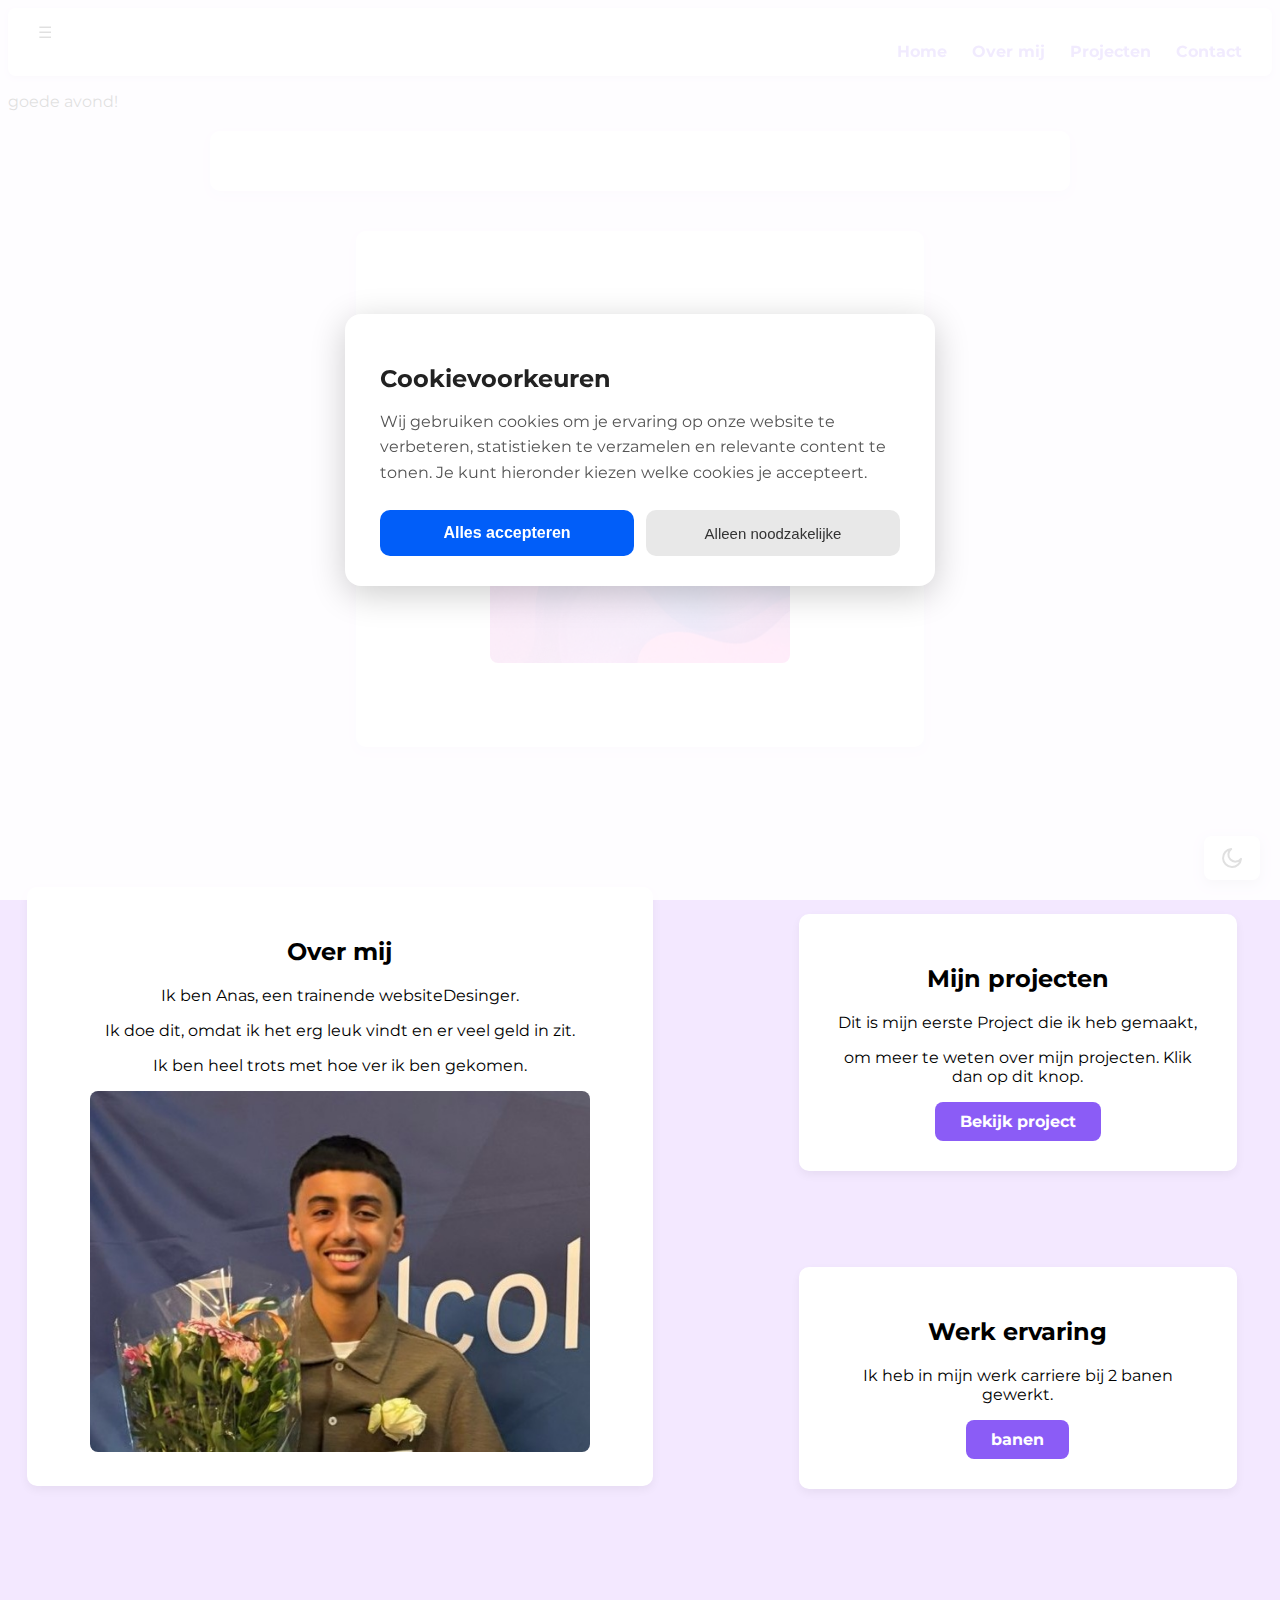
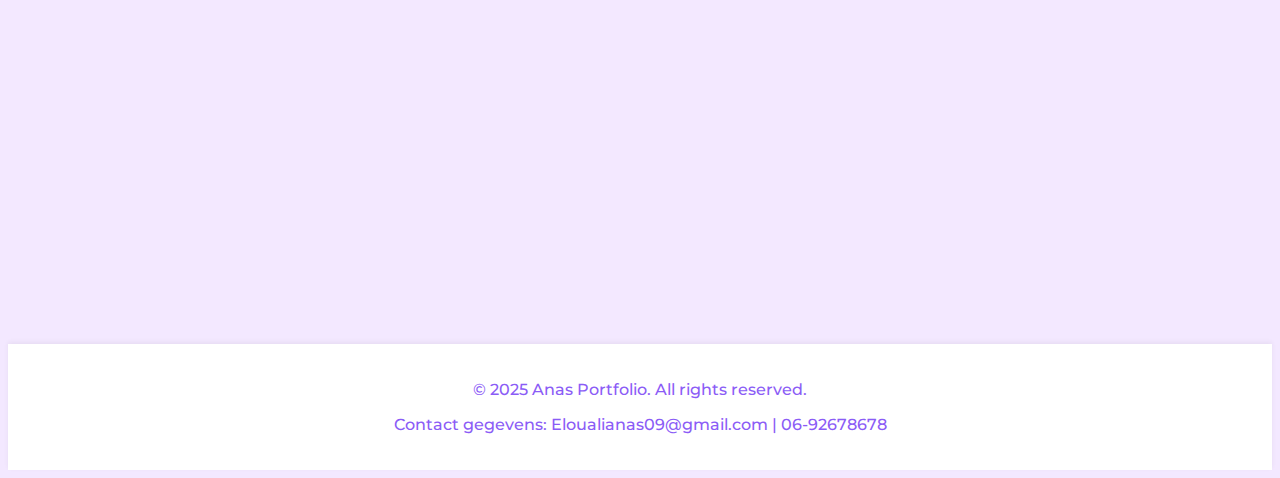
<file: Project Portfolio2.0/Index.html>
<!DOCTYPE html>
<html lang="en">
<head>
    <meta charset="UTF-8">
    <meta name="viewport" content="width=device-width, initial-scale=1.0">
    <title>Home</title>
     <link rel="stylesheet" href="style.css">
<link rel="preconnect" href="https://fonts.googleapis.com">
<link rel="preconnect" href="https://fonts.gstatic.com" crossorigin>
<link href="https://fonts.googleapis.com/css2?family=Montserrat:ital,wght@0,100..900;1,100..900&display=swap" rel="stylesheet">
</head>
<body>
  <Header>  
    <nav>
      <div class="hamburger">☰</div> 
      <ul class="menu">
       <li><a href="index.html">Home</a></li>
       <li><a href="Over mij.html">Over mij</a></li>
       <li><a href="projecten.html">Projecten</a></li>
       <li><a href="contact.html">Contact</a></li>
  </ul>
</nav>
</Header>
<p id="groet" class="jump-in"></p>
<section id=" countsec">
<div id="countdown"></div>
</section>
    <div class="Hero">
        <h1>Hoi, ik ben Anas!</h1>
        <p>Welkom op mijn portfolio website. </p><p>Hier vind je informatie over mij en mijn projecten.</p>
        <img src="images/abstract-modern-dynamic-colors-background.webp" alt="mooie illustratie">
    </div>
    <section class="wrap" id="overmij">
        <h2>Over mij</h2>
        <p>Ik ben Anas, een trainende websiteDesinger.</p><p> Ik doe dit, omdat ik het erg leuk vindt en er veel geld in zit.</p><p> Ik ben heel trots met hoe ver ik ben gekomen.</p>
        <img src="images/anas foto.jpg" alt="Foto van Anas">
    </section>
    <section class="wrap" id="projecten">
        <h2>Mijn projecten</h2>
        <p>Dit is mijn eerste Project die ik heb gemaakt,</p><p> om meer te weten over mijn projecten. Klik dan op dit knop.</p>
        <a href="Projecten.html" class="button">Bekijk project</a>
    </section>
    <section  class="werk">
        <h2>Werk ervaring</h2>
        <p>Ik heb in mijn werk carriere bij 2 banen gewerkt. </p>
        <a href="Over mij.html#ervaring" class="button">banen</a>    
    </section>
    <button id="theme-toggle">
  <!-- default icon: moon -->
  <svg id="moon-icon" xmlns="http://www.w3.org/2000/svg" fill="none" viewBox="0 0 24 24" stroke="currentColor" width="24" height="24">
    <path stroke-linecap="round" stroke-linejoin="round" stroke-width="2"
          d="M21 12.79A9 9 0 1111.21 3a7 7 0 109.79 9.79z" />
  </svg>

  <svg id="sun-icon" xmlns="http://www.w3.org/2000/svg" fill="none" viewBox="0 0 24 24" stroke="currentColor" width="24" height="24" style="display:none;">
    <path stroke-linecap="round" stroke-linejoin="round" stroke-width="2"
          d="M12 3v2m0 14v2m9-9h-2M5 12H3m15.364-6.364l-1.414 1.414M6.05 17.95l-1.414 1.414M17.95 17.95l-1.414-1.414M6.05 6.05L4.636 4.636M12 8a4 4 0 100 8 4 4 0 000-8z" />
  </svg>
</button>
    <footer>
        <p>&copy; 2025 Anas Portfolio. All rights reserved.</p>
        <p>Contact gegevens: Eloualianas09@gmail.com | 06-92678678</p>
    </footer>
<div id="cookie-overlay">
  <div id="cookie-modal">
    <h2>Cookievoorkeuren</h2>
    <p>
      Wij gebruiken cookies om je ervaring op onze website te verbeteren, 
      statistieken te verzamelen en relevante content te tonen. 
      Je kunt hieronder kiezen welke cookies je accepteert.
    </p>

    <div class="cookie-buttons">
      <button id="accept-cookies" class="primary">Alles accepteren</button>
      <button id="decline-cookies" class="secondary">Alleen noodzakelijke</button>
    </div>
  </div>
</div>
 <script src="script.js"></script>
</body>
</html>
</file>
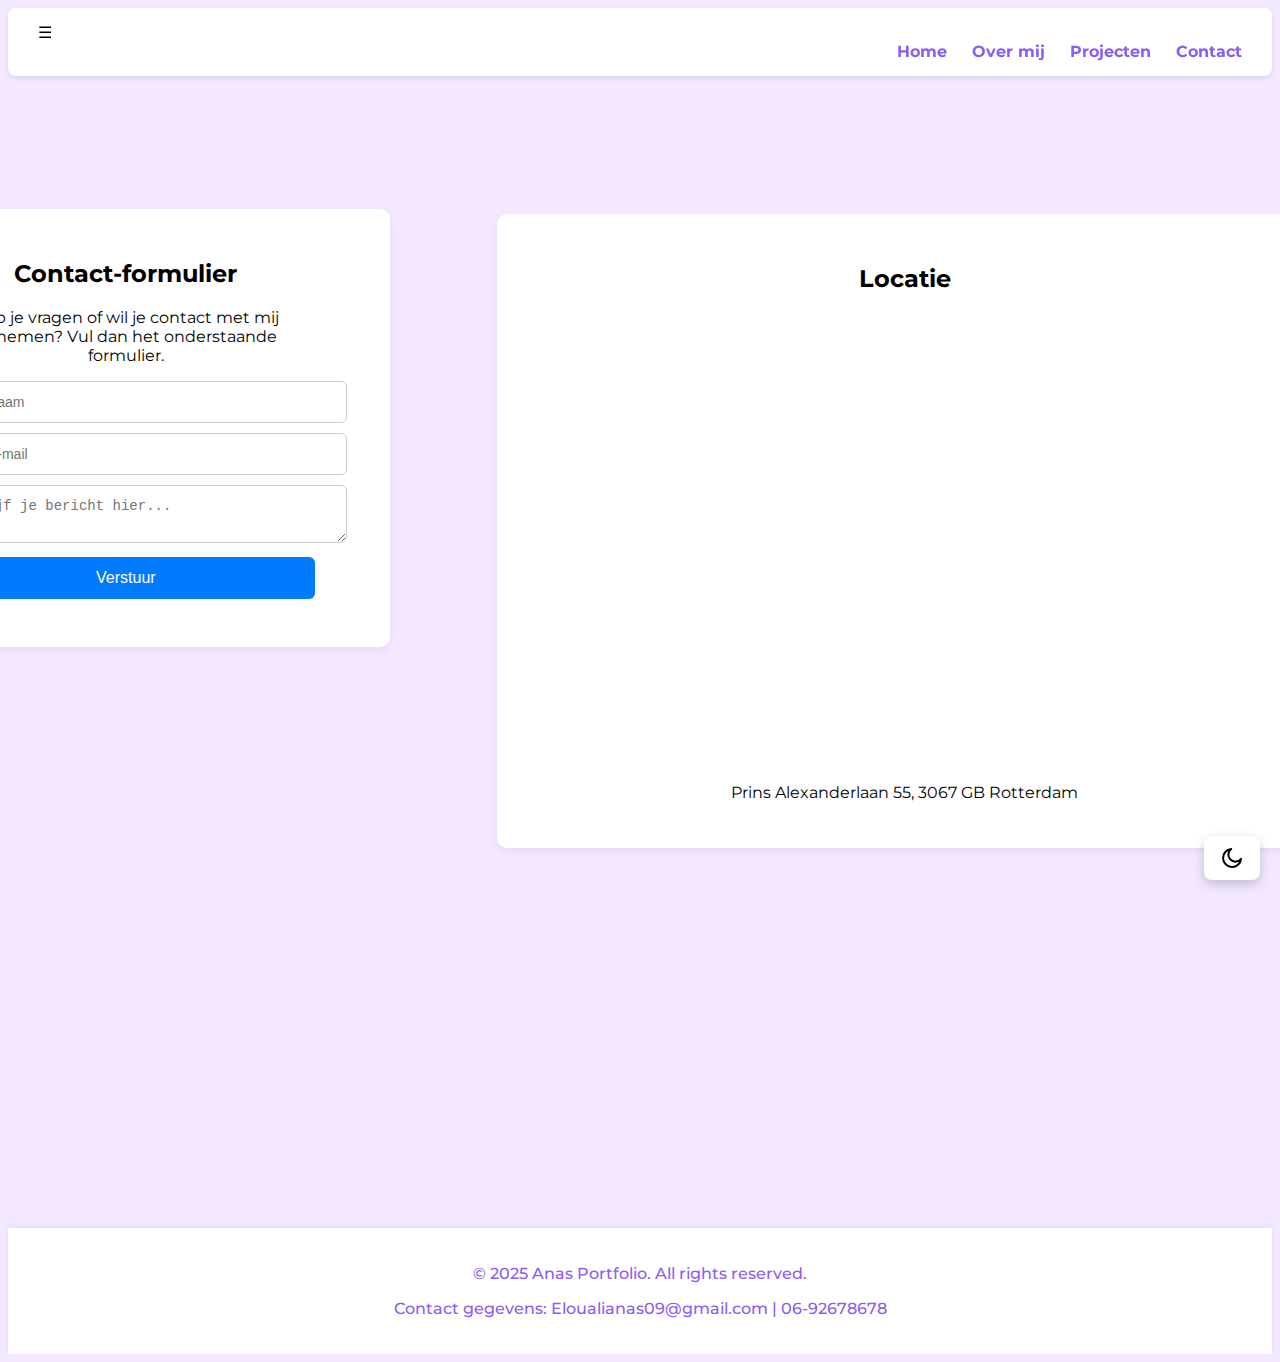
<file: Project Portfolio2.0/Contact.html>
<!DOCTYPE html>
<html lang="en">
<head>
    <meta charset="UTF-8">
    <meta name="viewport" content="width=device-width, initial-scale=1.0">
    <title>Contact</title>
    <link rel="stylesheet" href="style.css">
    <link rel="preconnect" href="https://fonts.googleapis.com">
<link rel="preconnect" href="https://fonts.gstatic.com" crossorigin>
<link href="https://fonts.googleapis.com/css2?family=Montserrat:ital,wght@0,100..900;1,100..900&display=swap" rel="stylesheet">
</head>
<body>
  <header>
     <nav>
      <div class="hamburger">☰</div>
  <ul class="menu">
    <li><a href="index.html">Home</a></li>
    <li><a href="Over mij.html">Over mij</a></li>
    <li><a href="projecten.html">Projecten</a></li>
    <li><a href="contact.html">Contact</a></li>
  </ul>
</nav>
</header>
<Section class="werken">
  <h2>Contact-formulier</h2>
  <p>Heb je vragen of wil je contact met mij opnemen? Vul dan het onderstaande formulier.</p>
  <form class="contact-form" action="mailto:jouwmail@example.com" method="post" enctype="text/plain">
  <input type="text" name="naam" placeholder="Jouw naam" required>
  <input type="email" name="email" placeholder="Jouw e-mail" required>
  <textarea name="bericht" placeholder="Schrijf je bericht hier..." required></textarea>
  <button type="submit">Verstuur</button>
</form>

</Section>
<section class="locatie">
  <h2>Locatie</h2>
  <div class="map-box"><iframe src="https://www.google.com/maps/embed?pb=!1m18!1m12!1m3!1d4918.116900243058!2d4.548685776498064!3d51.95112557191764!2m3!1f0!2f0!3f0!3m2!1i1024!2i768!4f13.1!3m3!1m2!1s0x47c5cd3c66c593ad%3A0x37ff53ecda71ac07!2sTechniek%20College%20Rotterdam!5e0!3m2!1snl!2snl!4v1762946797195!5m2!1snl!2snl" width="600" height="450" style="border:0;" allowfullscreen="" loading="lazy" referrerpolicy="no-referrer-when-downgrade"></iframe></div>
  <p>Prins Alexanderlaan 55, 3067 GB Rotterdam</p>
</section>
<button id="theme-toggle">
  <!-- default icon: moon -->
  <svg id="moon-icon" xmlns="http://www.w3.org/2000/svg" fill="none" viewBox="0 0 24 24" stroke="currentColor" width="24" height="24">
    <path stroke-linecap="round" stroke-linejoin="round" stroke-width="2"
          d="M21 12.79A9 9 0 1111.21 3a7 7 0 109.79 9.79z" />
  </svg>

  <svg id="sun-icon" xmlns="http://www.w3.org/2000/svg" fill="none" viewBox="0 0 24 24" stroke="currentColor" width="24" height="24" style="display:none;">
    <path stroke-linecap="round" stroke-linejoin="round" stroke-width="2"
          d="M12 3v2m0 14v2m9-9h-2M5 12H3m15.364-6.364l-1.414 1.414M6.05 17.95l-1.414 1.414M17.95 17.95l-1.414-1.414M6.05 6.05L4.636 4.636M12 8a4 4 0 100 8 4 4 0 000-8z" />
  </svg>
</button>
<footer>
    <p>&copy; 2025 Anas Portfolio. All rights reserved.</p>
    <p>Contact gegevens: Eloualianas09@gmail.com | 06-92678678</p>
</footer>
      <script src="script.js"></script>

</body>
</html>
</file>
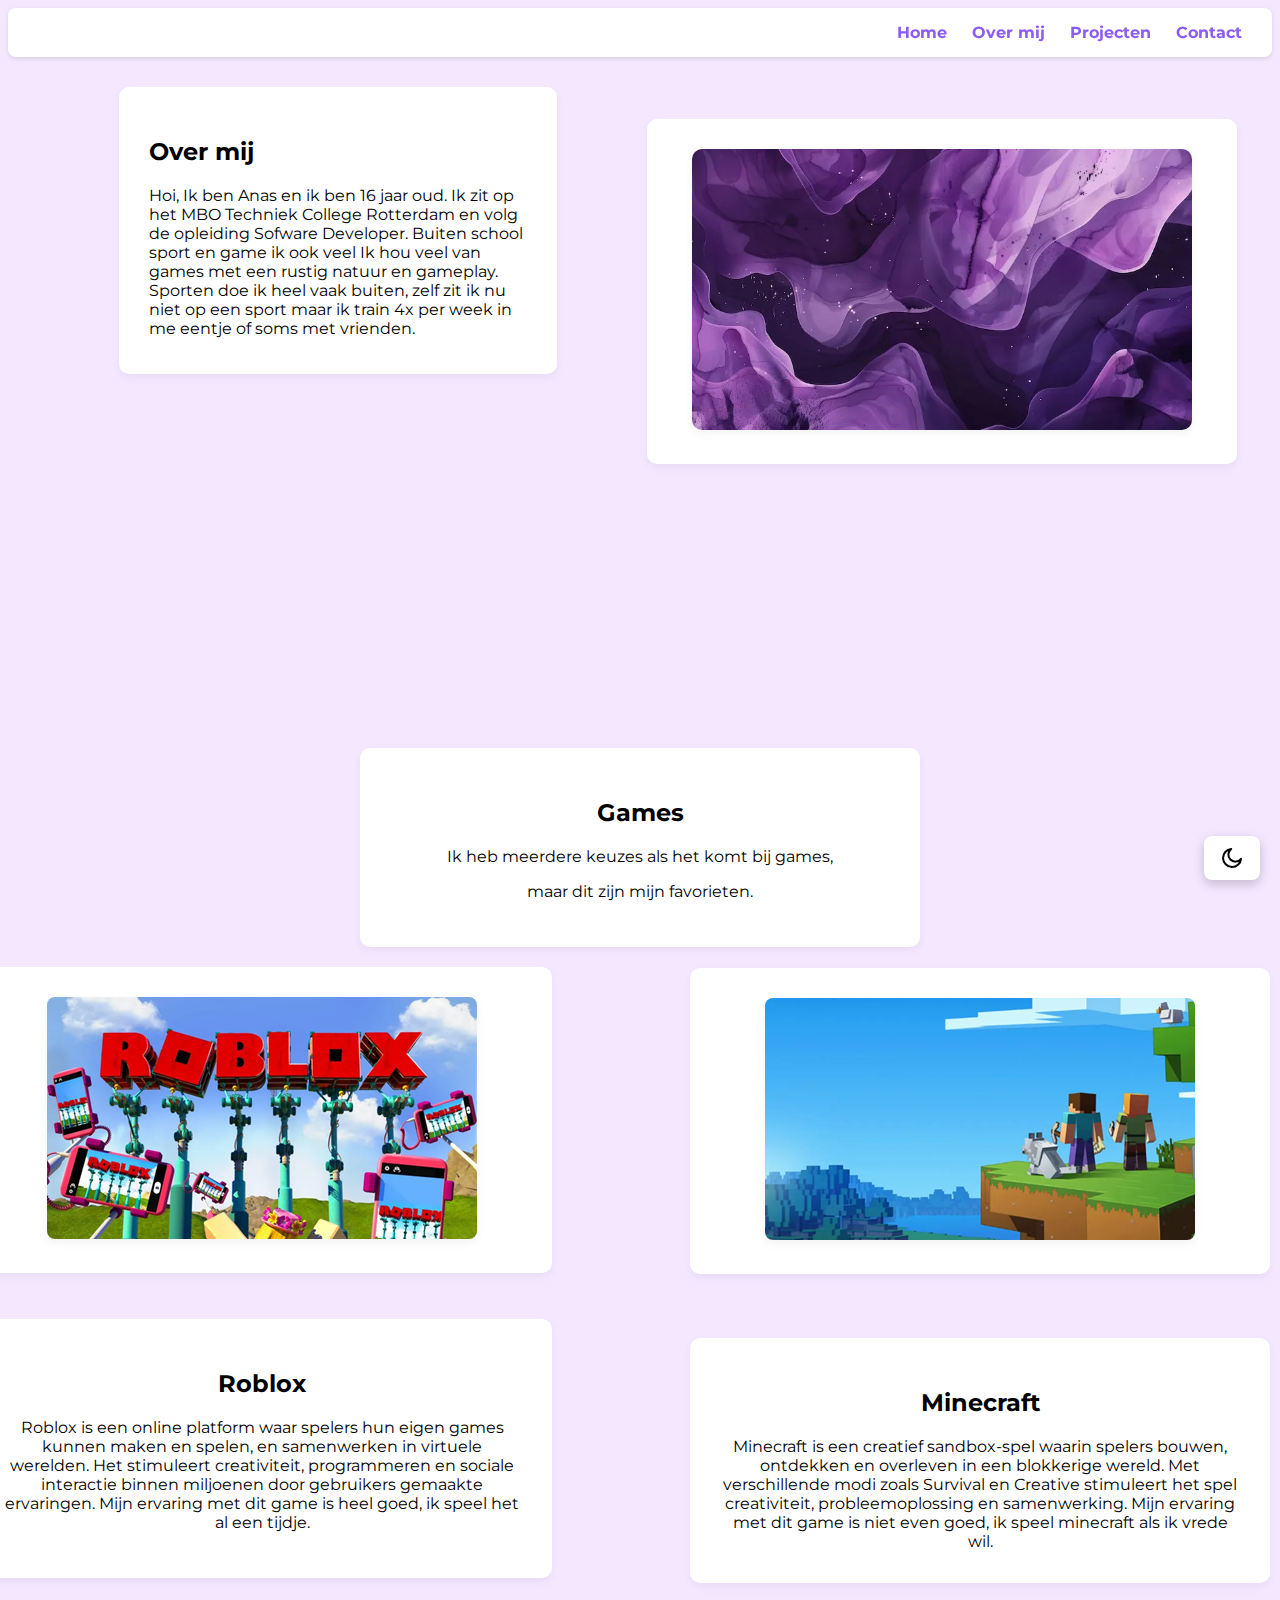
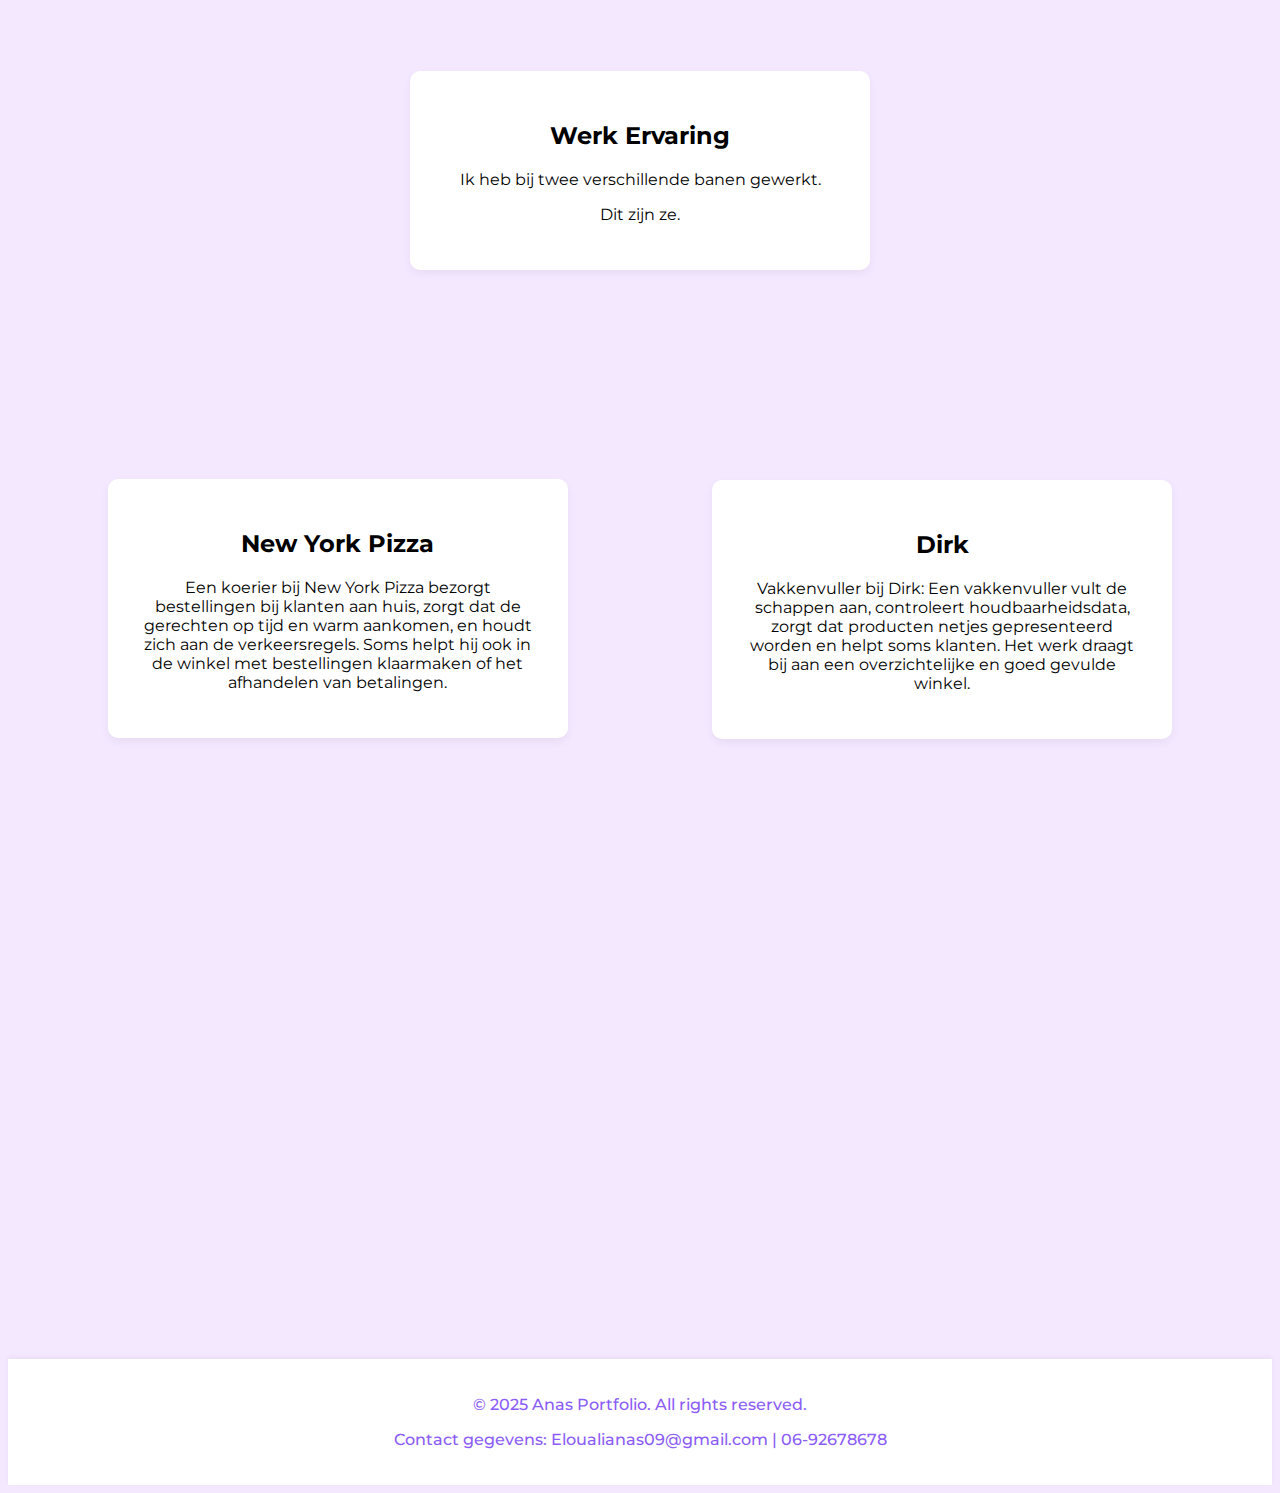
<file: Project Portfolio2.0/Over mij.html>
<!DOCTYPE html>
<html lang="en">
<head>
    <meta charset="UTF-8">
    <meta name="viewport" content="width=device-width, initial-scale=1.0">
    <title>Over mij</title>
    <link rel="stylesheet" href="style.css">
    <link rel="preconnect" href="https://fonts.googleapis.com">
<link rel="preconnect" href="https://fonts.gstatic.com" crossorigin>
<link href="https://fonts.googleapis.com/css2?family=Montserrat:ital,wght@0,100..900;1,100..900&display=swap" rel="stylesheet">
</head>
<body>
  
   <nav>
  <ul>
    <li><a href="index.html">Home</a></li>
    <li><a href="Over mij.html">Over mij</a></li>
    <li><a href="projecten.html">Projecten</a></li>
    <li><a href="contact.html">Contact</a></li>
  </ul>
</nav>
<section id="mister">
  <h2 class="mister-title">Over mij</h2>
  <div class="mister-text">
  <p>Hoi, Ik ben Anas en ik ben 16 jaar oud. Ik zit op het MBO Techniek College Rotterdam en volg de opleiding Sofware Developer. Buiten school sport en game ik ook veel Ik hou veel van games met een rustig natuur en gameplay. Sporten doe ik heel vaak buiten, zelf zit ik nu niet op een sport maar ik train 4x per week in me eentje of soms met vrienden.</p>
  </div>
</section>  
<section class="abstract">
  <img src="images/purple-abstract.webp" alt="paarse achtergrond">
</section>
<section class="games">
  <h2>Games</h2>
  <p>Ik heb meerdere keuzes als het komt bij games,</p><p> maar dit zijn mijn favorieten.</p>
</section>
<section class="roblox">
  <img src="images/online-game-poster-roblox-4k-gnwwc0pxv8g9k864.png" alt="roblox wallpaper">
</section>
<section class="minecraft">
  <img src="images/1280x720-minecraft-by-the-horizon-is5rjc1uo616ymly.png" alt="Minecraft wallpaper" class="minecroft">
</section>
<section class="roblox-info">
  <h2>Roblox</h2>
  <p>Roblox is een online platform waar spelers hun eigen games kunnen maken en spelen, en samenwerken in virtuele werelden. Het stimuleert creativiteit, programmeren en sociale interactie binnen miljoenen door gebruikers gemaakte ervaringen. Mijn ervaring met dit game is heel goed, ik speel het al een tijdje.</p>
</section>
<section class="minecraft-info">
  <h2>Minecraft</h2>
  <p>Minecraft is een creatief sandbox-spel waarin spelers bouwen, ontdekken en overleven in een blokkerige wereld. Met verschillende modi zoals Survival en Creative stimuleert het spel creativiteit, probleemoplossing en samenwerking. Mijn ervaring met dit game is niet even goed, ik speel minecraft als ik vrede wil.</p>
</section>
<section id="ervaring">
  <h2>Werk Ervaring</h2>
  <p>Ik heb bij twee verschillende banen gewerkt. </p>
  <p>Dit zijn ze.</p>
</section>
<section class="newyork">
 <h2 class="newtext">New York Pizza</h2>
 <p>Een koerier bij New York Pizza bezorgt bestellingen bij klanten aan huis, zorgt dat de gerechten op tijd en warm aankomen, en houdt zich aan de verkeersregels. Soms helpt hij ook in de winkel met bestellingen klaarmaken of het afhandelen van betalingen.</p>
  </section>
  <section class="dirk">
  <h2 id="dirktext">Dirk</h2>
  <p>Vakkenvuller bij Dirk: Een vakkenvuller vult de schappen aan, controleert houdbaarheidsdata, zorgt dat producten netjes gepresenteerd worden en helpt soms klanten. Het werk draagt bij aan een overzichtelijke en goed gevulde winkel.</p>
  </section>
<button id="theme-toggle">
  <!-- default icon: moon -->
  <svg id="moon-icon" xmlns="http://www.w3.org/2000/svg" fill="none" viewBox="0 0 24 24" stroke="currentColor" width="24" height="24">
    <path stroke-linecap="round" stroke-linejoin="round" stroke-width="2"
          d="M21 12.79A9 9 0 1111.21 3a7 7 0 109.79 9.79z" />
  </svg>

  <svg id="sun-icon" xmlns="http://www.w3.org/2000/svg" fill="none" viewBox="0 0 24 24" stroke="currentColor" width="24" height="24" style="display:none;">
    <path stroke-linecap="round" stroke-linejoin="round" stroke-width="2"
          d="M12 3v2m0 14v2m9-9h-2M5 12H3m15.364-6.364l-1.414 1.414M6.05 17.95l-1.414 1.414M17.95 17.95l-1.414-1.414M6.05 6.05L4.636 4.636M12 8a4 4 0 100 8 4 4 0 000-8z" />
  </svg>
</button>

<footer>
    <p>&copy; 2025 Anas Portfolio. All rights reserved.</p>
    <p>Contact gegevens: Eloualianas09@gmail.com | 06-92678678</p>
</footer>
    <script src="script.js"></script>
</body>
</html>
</file>
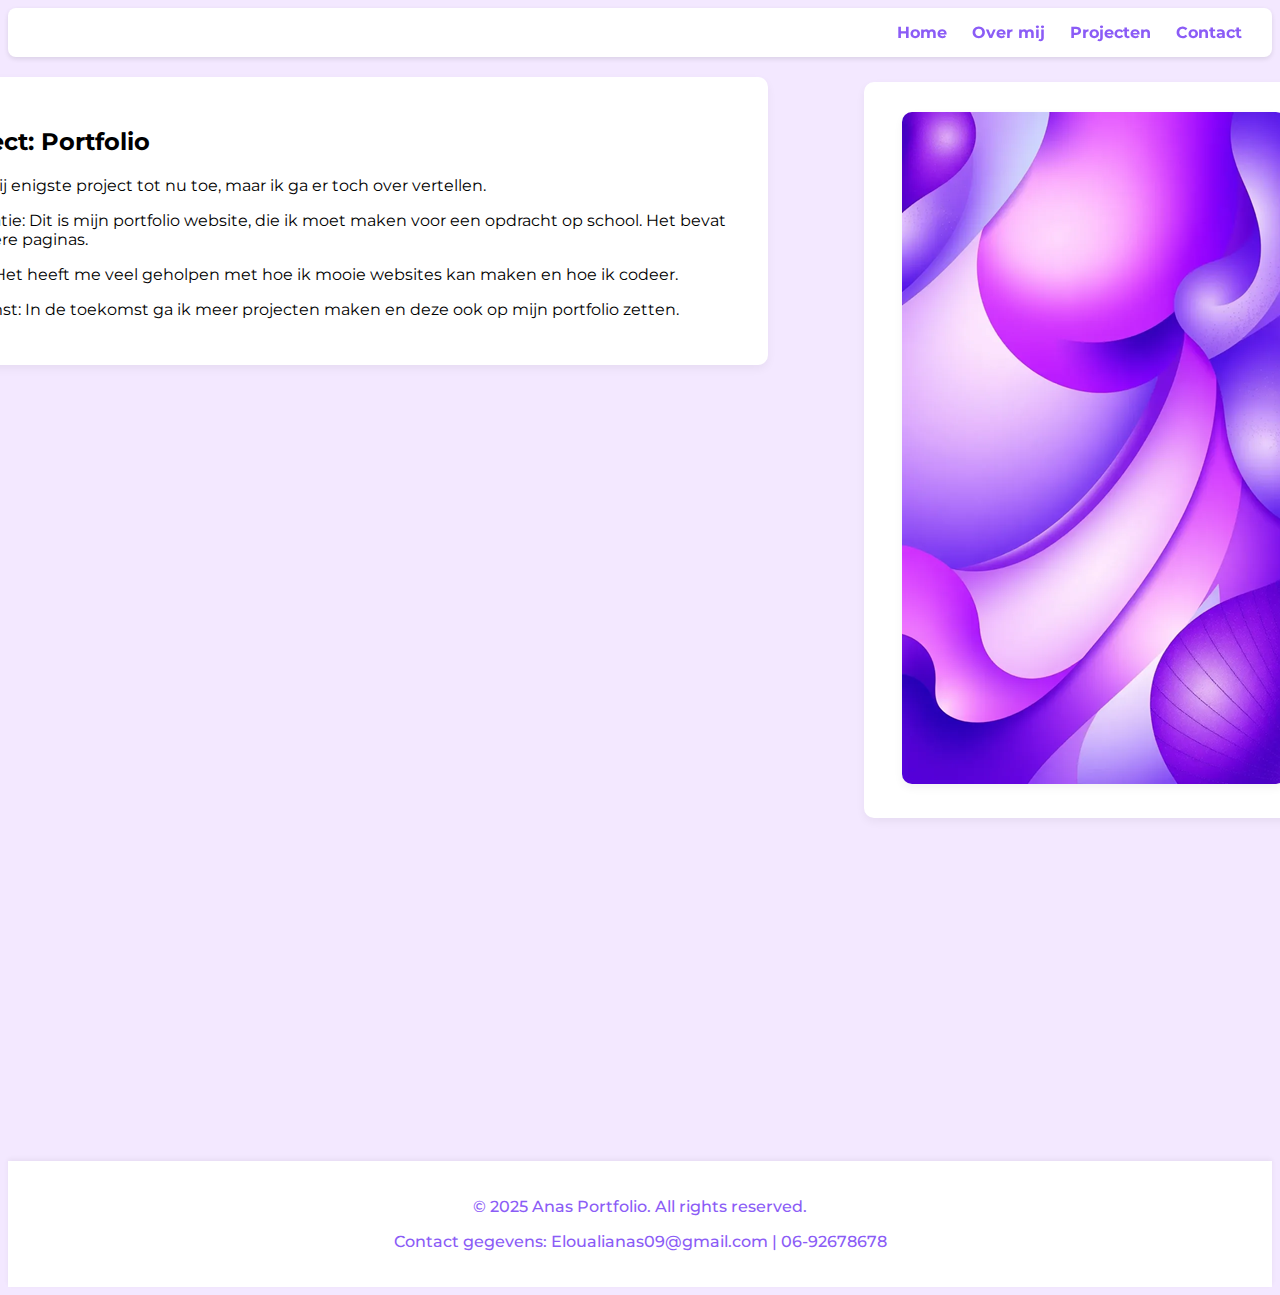
<file: Project Portfolio2.0/Projecten.html>
<!DOCTYPE html>
<html lang="en">
<head>
    <meta charset="UTF-8">
    <meta name="viewport" content="width=device-width, initial-scale=1.0">
    <title>Projecten</title>
    <link rel="stylesheet" href="style.css">
    <link rel="preconnect" href="https://fonts.googleapis.com">
<link rel="preconnect" href="https://fonts.gstatic.com" crossorigin>
<link href="https://fonts.googleapis.com/css2?family=Montserrat:ital,wght@0,100..900;1,100..900&display=swap" rel="stylesheet">
</head>
<body>
     <nav>
  <ul>
    <li><a href="index.html">Home</a></li>
    <li><a href="Over mij.html">Over mij</a></li>
    <li><a href="projecten.html">Projecten</a></li>
    <li><a href="contact.html">Contact</a></li>
  </ul>
</nav>
<section class="portfolio">
  <h2>Project: Portfolio</h2>
  <p>Dit is mij enigste project tot nu toe, maar ik ga er toch over vertellen.</p>
  <p>Informatie: Dit is mijn portfolio website, die ik moet maken voor een opdracht op school. Het bevat meerdere paginas. </p>
  <p>Winst: Het heeft me veel geholpen met hoe ik mooie websites kan maken en hoe ik codeer.</p>
  <p>Toekomst: In de toekomst ga ik meer projecten maken en deze ook op mijn portfolio zetten.</p>
</section>
<section class="purple-mobile">
  <img src="images/RnTBhVz.png" alt="purple mobile screen">
</section>
<footer>
    <p>&copy; 2025 Anas Portfolio. All rights reserved.</p>
    <p>Contact gegevens: Eloualianas09@gmail.com | 06-92678678</p>
</footer>
</body>
</html>
</file>
<file: Project Portfolio2.0/style.css>
body {
    background-color: #f3e8ff;
    font-family: 'Montserrat', Arial, sans-serif;
    text-decoration-color: #f3e8ff;
}
body.dark-mode {
background-color: #2e2e3e; 
    color: #eaeaea;    
}

html {
    scroll-behavior: smooth;
}
nav {
    background-color: #ffffff;
    padding: 15px 30px;
    box-shadow: 0 2px 5px rgba(0,0,0,0.1);
    position: sticky;
    top: 0;
    z-index: 1000;
    border-radius: 8px;
}
body.dark-mode nav{
    background-color: #5c5c70;
    color: #ffffff;
}

nav ul {
    list-style: none;
    display: flex;
    justify-content: flex-end;
    margin: 0;
    padding: 0;
}

nav ul li {
    margin-left: 25px;
}

nav ul li a {
    text-decoration: none;
    color: #8b5cf6;
    font-weight: bold;
}
body.dark-mode nav ul li a{
    color: plum;
}

nav ul li a:hover {
    color: #5a2dc7;
}
.Hero {
    background-color: #ffffff;
    border-radius: 10px;
    text-align: center;
    padding: 80px 1px; /* meer ruimte */
    width: 15cm;
    max-width: 1000px;  /* voor andere schermen */
    margin: 40px auto;  /* centreert de hero horizontaal en geeft ruimte erboven en onder */
    box-shadow: 0 4px 10px rgba(0, 0, 0, 0.05);
    transition: transform 0.3s ease, box-shadow 0.3s ease; /* soepele overgang voor hover effect */
}
body.dark-mode .Hero{
    background-color:#5c5c70;
    color: #ffffff;
}
.Hero img {
    border-radius: 8px;
    width: 300px;  
  height: auto;
}
.Hero:hover {
  transform: scale(1.05); /* iets omhoog bij hover */
  box-shadow: 0 8px 20px rgba(0,0,0,0.08); /*  shadow vergroot */
}
section {
    background-color: #ffffff;
    border-radius: 10px;
    padding: 30px;
    margin: 20px auto;
    max-width: 800px;
    box-shadow: 0 4px 10px rgba(0, 0, 0, 0.05);
    text-align: center;

}
 body.dark-mode section {
    background-color: #5c5c70;
    color: #ffffff;
}
.wrap{
        transition: transform 0.3s ease, box-shadow 0.3s ease;
}
.wrap:hover {
  transform: scale(1.05);
  box-shadow: 0 6px 15px rgba(0,0,0,0.07);
}
#overmij {
    position:relative;
    top: 100px;
    left: -300px;
    width: 15cm;
}
#projecten {
    position:relative;
    top: -13cm;
    left: 10cm;
    width: 10cm;
}
 #overmij img{
    border-radius: 8px;
    width: 500px;  
    height: auto;  
}
.button {
    display: inline-block;
    padding: 10px 25px;             /* hoogte en breedte */
    background-color: #8b5cf6;      /* lichtpaars, past bij je thema */
    color: #ffffff;                 /* witte tekst */
    text-decoration: none;           /* geen underline */
    border-radius: 8px;              /* afgeronde hoeken */
    font-weight: bold;
    transition: background-color 0.3s ease, transform 0.2s ease;
}

.button:hover {
    background-color: #5a2dc7;       /* donkerder paars bij hover */
    transform: translateY(-5px);     /* kleine lift bij hover */
}
#mister{
    position: relative;
    top: 10px;
    left: -8cm;
    width: 10cm;
    height: 6cm;
    text-align: left;
    transition: transform 0.3s ease, box-shadow 0.3s ease;
}
#mister:hover {
    transform: translateY(-3px);
    box-shadow: 0 6px 15px rgba(0,0,0,0.07);
}
.abstract{
    width: 530px;
    height: auto;
    position: relative;
    left: 8cm;
    top: -7cm;
    transition: transform 0.3s ease, box-shadow 0.3s ease;
}
.abstract:hover{
    transform: translateY(-3px);
    box-shadow: 0 6px 15px rgba(0,0,0,0.07);
}
.abstract img{
    width: 500px;
    height: auto;
    border-radius: 10px;
    box-shadow: 0 4px 10px rgba(0, 0, 0, 0.05);
}
.games{
    width: 500px;
    transition: transform 0.3s ease, box-shadow 0.3s ease;
}
.games:hover{
    transform: translateY(-3px);
    box-shadow: 0 6px 15px rgba(0,0,0,0.07);
}
.roblox{
    width: 520px;
    height: auto;
    position: relative;
    left: -10cm;
    transition: transform 0.3s ease, box-shadow 0.3s ease;
}
.roblox img{
    border-radius: 8px;
    box-shadow: 0 4px 10px rgba(0, 0, 0, 0.05);
}
.roblox:hover{
    transform: scale(1.05);
    box-shadow: 0 6px 15px rgba(0,0,0,0.07);
}
.minecraft{
    width: 520px;
    height: auto;
    position: relative;
    left: 9cm;
    top: -325px;
    transition: transform 0.3s ease, box-shadow 0.3s ease;
}
.minecraft img{
    border-radius: 8px;
    box-shadow: 0 4px 10px rgba(0, 0, 0, 0.05);
}
.minecraft:hover{
    transform: scale(1.05);
    box-shadow: 0 6px 15px rgba(0,0,0,0.07);
}
.minecroft{
    width: 430px;
    height: auto;
}
.roblox-info{
    position: relative;
    left: -10cm;
    top: -300px;
    width: 520px;
    transition: transform 0.3s ease, box-shadow 0.3s ease;
}
.roblox-info:hover{
    transform: translateY(-3px);
    box-shadow: 0 6px 15px rgba(0,0,0,0.07);
}
.minecraft-info{
    position: relative;
    left: 9cm;
    top: -560px;
    width: 520px;
    height: 185px;
    transition: transform 0.3s ease, box-shadow 0.3s ease;
}
.minecraft-info:hover{
    transform: translateY(-3px);
    box-shadow: 0 6px 15px rgba(0,0,0,0.07);
    
}
.portfolio{
    text-align: left;
    position: relative;
    left: -8cm;
    transition: transform 0.3s ease, box-shadow 0.3s ease;
}
.portfolio:hover{
    transform: translateY(-3px);
    box-shadow: 0 6px 15px rgba(0,0,0,0.07);
}
.purple-mobile{
width: 400px;
position: relative;
left: 12cm;
top: -8cm;
transition: transform 0.3s ease, box-shadow 0.3s ease;
}
.purple-mobile:hover{
    transform: translateY(-3px);
    box-shadow: 0 6px 15px rgba(0,0,0,0.07);
}
.purple-mobile img{
    border-radius: 10px;
    box-shadow: 0 4px 10px rgba(0, 0, 0, 0.05);
}
.werken{
    position: relative;
    top: 0cm;
    left: -14cm;
    width: 10cm;
    transition: transform 0.3s ease, box-shadow 0.3s ease;
}
.werken:hover{
    transform: translateY(-3px);
    box-shadow: 0 6px 15px rgba(0,0,0,0.07);
}
.locatie{
    position: relative;
    top: -9cm;
    left: 7cm;
    width: 20cm;
    transition: transform 0.3s ease, box-shadow 0.3s ease;
}
.locatie:hover{
    transform: translateY(-3px);
    box-shadow: 0 6px 15px rgba(0,0,0,0.07);
}
.locatie img{
    border-radius: 10px;
    box-shadow: 0 4px 10px rgba(0, 0, 0, 0.05);
    border-radius: 10px;
}
.werk{
    position: relative;
    top: -11cm;
    left: 10cm;
    width: 10cm;
    transition: transform 0.3s ease, box-shadow 0.3s ease;
}
.werk:hover{
    transform: scale(1.05);
    box-shadow: 0 6px 15px rgba(0,0,0,0.07);
}
#ervaring{
    width: 400px;
    position: relative;
    top: -13cm;
    transition: transform 0.3s ease, box-shadow 0.3s ease;
}
#ervaring:hover{
    transform: translateY(-3px);
    box-shadow: 0 6px 15px rgba(0,0,0,0.07);
}
.newyork{
    width: 400px;
    position: relative;
    top: -8cm;
    left: -8cm;
    transition: transform 0.3s ease, box-shadow 0.3s ease;
}
.newyork:hover{
    transform: scale(1.20);
    box-shadow: 0 6px 15px rgba(0,0,0,0.07);
}
.dirk{
    width: 400px;
    position: relative;
    top: -580px;
    left: 8cm;
    transition: transform 0.3s ease, box-shadow 0.3s ease;
}
.dirk:hover{
    transform: scale(1.20);
    box-shadow: 0 6px 15px rgba(0,0,0,0.07);
}
.contact-form input,
.contact-form textarea {
  width: 100%; /* vult de hele beschikbare breedte */
  padding: 12px 15px; /* binnenruimte in de velden */
  margin-bottom: 10px; /* ruimte tussen velden */
  border: 1px solid #ccc; /* grijze rand */
  border-radius: 6px; /* ronde hoeken */
  font-size: 14px; /* lettergrootte */
  transition: border-color 0.3s, box-shadow 0.3s; /* mooie hover/active overgang */
}
.contact-form input:focus,
.contact-form textarea:focus {
  border-color: #007BFF; /* blauwe rand */
  box-shadow: 0 0 5px rgba(0,123,255,0.5); /* lichte schaduw */
  outline: none; /* default browser focus outline weg */
}
.contact-form button {
  width: 100%; /* vult de breedte */
  padding: 12px;
  border: none;
  border-radius: 6px;
  background-color: #007BFF; /* knop kleur */
  color: #fff; /* tekstkleur */
  font-size: 16px;
  cursor: pointer;
  transition: background-color 0.3s;
}
.contact-form button:hover {
  background-color: #0056b3; 
}
.werken{
    height: 10cm;
    padding-right: 2cm;
    position: relative;
    top: 3cm;
    left: -13cm;
}
#theme-toggle {
    position: fixed;      
    bottom: 20px;            
    right: 20px;          
    padding: 10px 16px;
    border: none;
    border-radius: 8px;
    cursor: pointer;
    background-color: #ffffff;
    color: #000000;
    z-index: 1000;        /* staat boven andere elementen */
    box-shadow: 0 4px 12px rgba(0,0,0,0.2); /* beetje diepte */
    transition: background-color 200ms ease, color 200ms ease;
}

/* Dark mode versie */
body.dark-mode #theme-toggle {
    background-color: #5a3e8b;
    color: #ffffff;
    border: 1px solid #3c2d60;
}


footer {
    background-color: #ffffff;
    text-align: center;
    padding: 20px 0;
    margin-top: 40px;
    color: #8b5cf6;
    font-weight: 500;
    border-top: 0 solid #f3e8ff;
    box-shadow: 0 -2px 5px rgba(0,0,0,0.05);
    justify-content: space-between;
    
}
body.dark-mode footer{
    background-color: #5c5c70;
    color: #ffffff;
}
/* Full screen overlay BLOCKING page (solid background) */
#cookie-overlay {
    position: fixed;
    top: 0;
    left: 0;
    width: 100%;
    height: 100%;
    background: rgba(255,255,255,0.88); /* bijna wit, NIET transparant donker */
    display: none; 
    justify-content: center;
    align-items: center;
    z-index: 9999;
}

/* The white modal */
#cookie-modal {
    background: #ffffff;
    border-radius: 16px;
    padding: 30px 35px;
    max-width: 520px;
    width: 90%;
    box-shadow: 0 8px 35px rgba(0,0,0,0.20);
    animation: popIn 0.25s ease-out;
}

/* Title */
#cookie-modal h2 {
    margin-bottom: 15px;
    font-size: 24px;
    font-weight: 700;
    color: #222;
}

/* Text */
#cookie-modal p {
    font-size: 16px;
    color: #555;
    line-height: 1.6;
    margin-bottom: 25px;
}

/* Button container */
.cookie-buttons {
    display: flex;
    gap: 12px;
}

/* Main blue button */
button.primary {
    flex: 1;
    background: #015ef9;
    color: white;
    border: none;
    padding: 14px 0;
    border-radius: 10px;
    font-size: 16px;
    font-weight: 600;
    cursor: pointer;
    transition: 0.15s ease-in-out;
}

button.primary:hover {
    background: #004ed1;
}

/* Secondary light-grey button */
button.secondary {
    flex: 1;
    background: #e8e8e8;
    color: #333;
    border: none;
    padding: 14px 0;
    border-radius: 10px;
    font-size: 15px;
    font-weight: 500;
    cursor: pointer;
    transition: 0.15s ease;
}

button.secondary:hover {
    background: #d4d4d4;
}

/* Smooth animation */
@keyframes popIn {
    from { transform: scale(0.92); opacity: 0; }
    to   { transform: scale(1); opacity: 1; }
}
</file>
